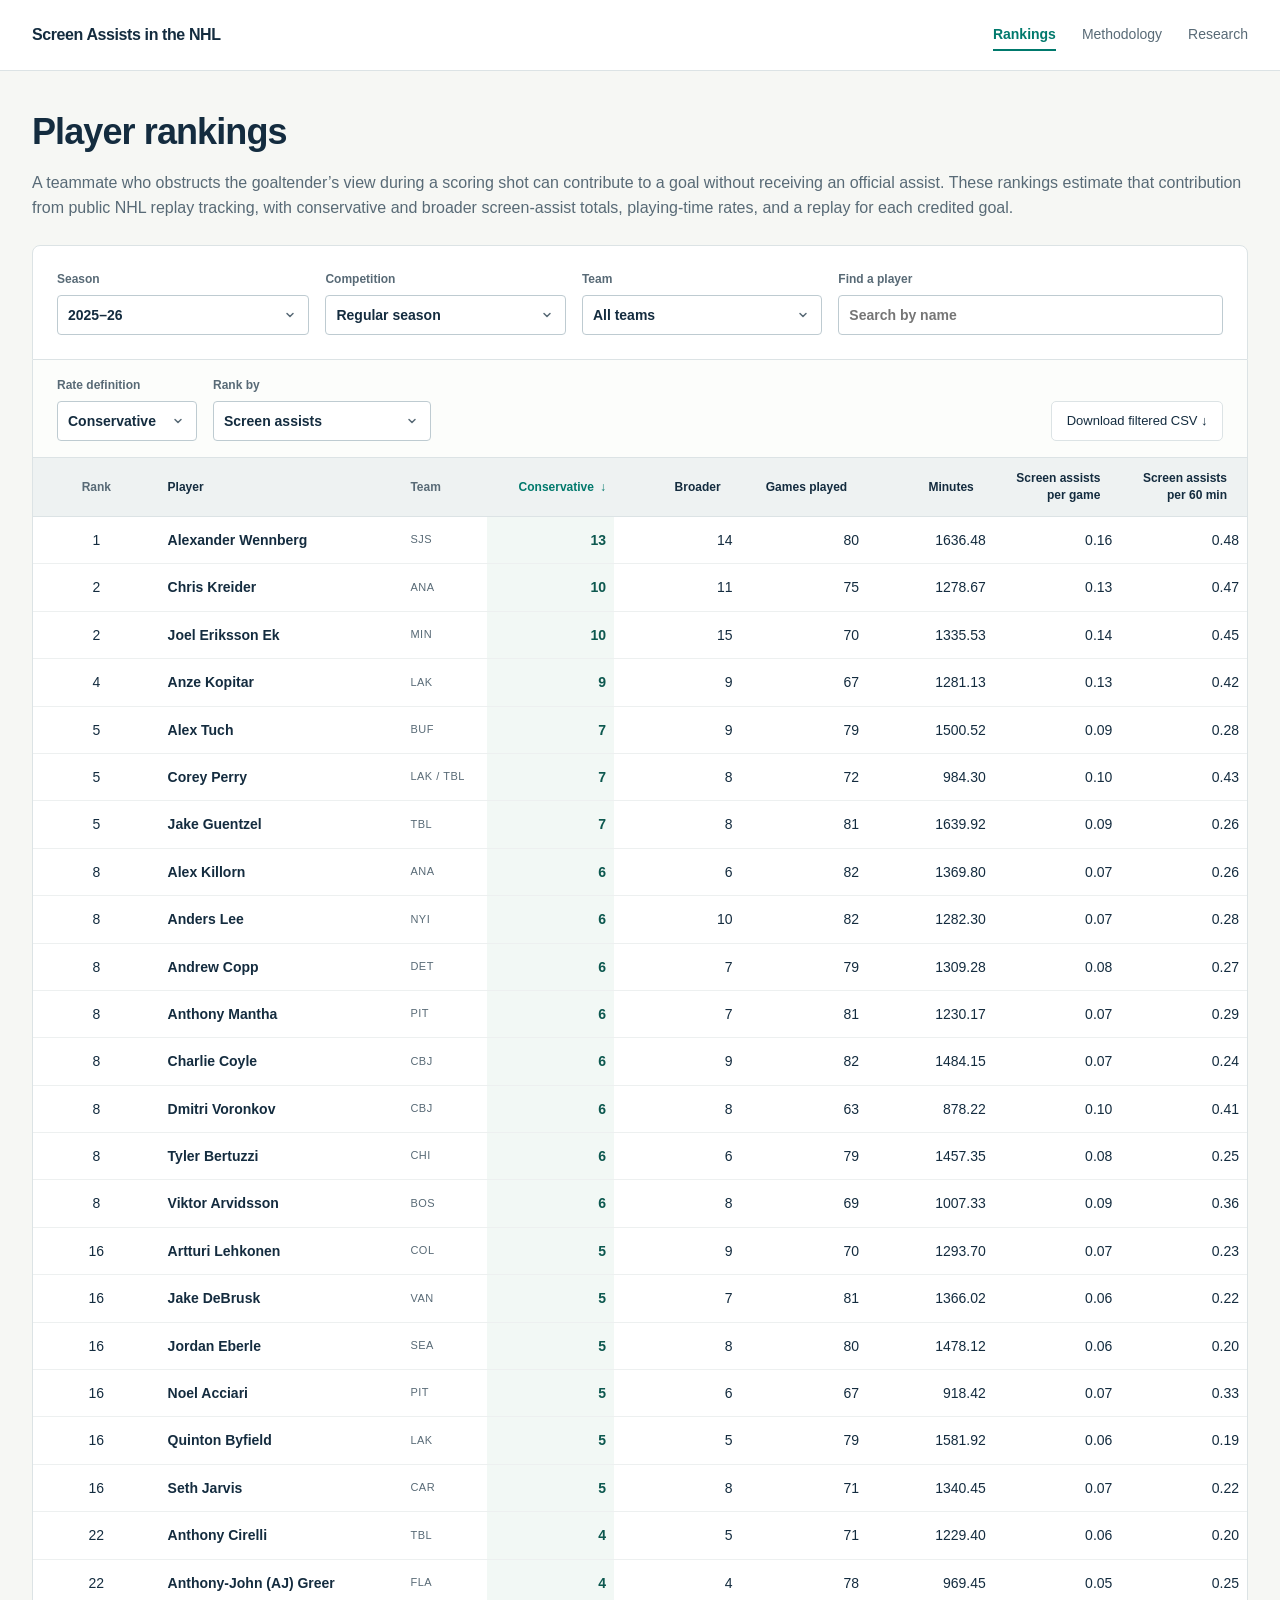
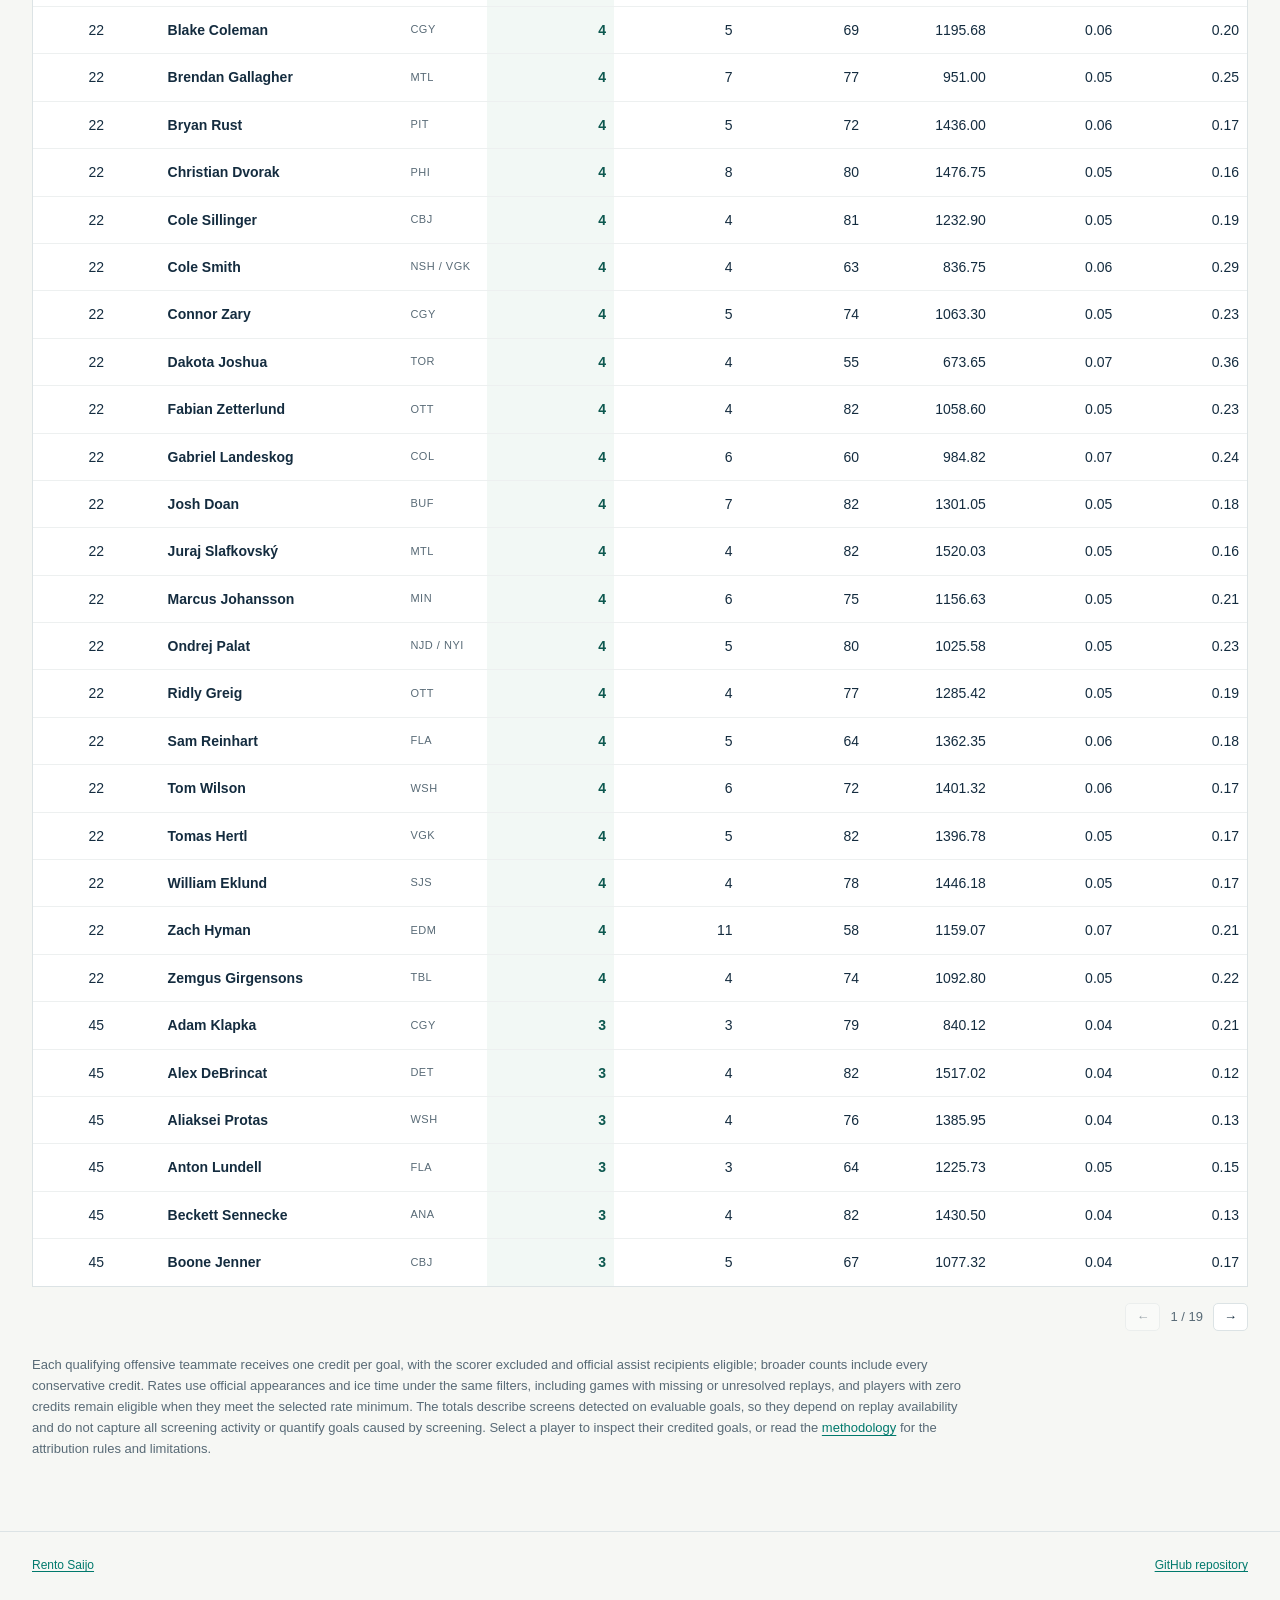
<file: docs/index.html>
<!doctype html>
<html lang="en">
<head>
  <meta charset="utf-8">
  <meta name="viewport" content="width=device-width, initial-scale=1">
  <title>Player rankings · Screen Assists in the NHL</title>
  <meta name="description" content="Player rankings for estimated NHL screen assists, with conservative and broader counts, rates per game and per 60 minutes, and credited-goal replays.">
  <link rel="stylesheet" href="assets/style.css">
  <script src="assets/app.js" defer></script>
</head>
<body data-page="rankings">
  <a href="#main" class="skip">Skip to rankings</a>
  <header><div class="nav"><a class="brand" href="index.html">Screen Assists in the NHL</a><nav aria-label="Main"><a href="index.html" aria-current="page">Rankings</a><a href="methodology.html">Methodology</a><a href="research.html">Research</a></nav></div></header>
  <main id="main">
    <h1>Player rankings</h1>
    <p class="intro">A teammate who obstructs the goaltender’s view during a scoring shot can contribute to a goal without receiving an official assist. These rankings estimate that contribution from public NHL replay tracking, with conservative and broader screen-assist totals, playing-time rates, and a replay for each credited goal.</p>
    <section aria-label="Player rankings">
      <div class="filters">
        <label>Season<select id="season"><option value="20262027">2026–27</option><option value="20252026" selected>2025–26</option><option value="20242025">2024–25</option><option value="20232024">2023–24</option><option value="all">All seasons</option></select></label>
        <label>Competition<select id="phase"><option value="2">Regular season</option><option value="3">Playoffs</option><option value="all">Both</option></select></label>
        <label>Team<select id="team"><option value="all">All teams</option></select></label>
        <label>Find a player<input id="search" type="search" placeholder="Search by name" autocomplete="off"></label>
      </div>
      <div class="ranking-tools">
        <label>Rate definition<select id="definition"><option value="conservative">Conservative</option><option value="broader">Broader</option></select></label>
        <label class="metric-control">Rank by<select id="metric"><option value="count">Screen assists</option><option value="per_game">Screen assists per game</option><option value="per60">Screen assists per 60 min</option></select></label>
        <label class="exposure-control" id="minimum-control" hidden><span id="minimum-label">Minimum games</span><input id="minimum" type="number" min="0" step="1" value="5"></label>
        <button id="download" class="download" disabled>Download filtered CSV ↓</button>
      </div>
      <div class="table-wrap"><table id="rankings">
        <caption class="skip">Estimated screen assists by player. Selecting a player opens their list of credited goals.</caption>
        <colgroup><col class="numeric-column"><col class="player-column"><col class="team-column"><col span="6" class="numeric-column"></colgroup>
        <thead><tr><th scope="col">Rank</th><th scope="col"><button data-sort="name">Player</button></th><th scope="col">Team</th><th scope="col" aria-sort="descending"><button data-sort="conservative">Conservative</button></th><th scope="col"><button data-sort="broader">Broader</button></th><th scope="col"><button data-sort="games">Games played</button></th><th scope="col"><button data-sort="seconds">Minutes</button></th><th scope="col"><button data-sort="per_game">Screen assists<br>per game</button></th><th scope="col"><button data-sort="per60">Screen assists<br>per 60 min</button></th></tr></thead>
        <tbody id="rows"><tr><td colspan="9" class="loading">Loading rankings…</td></tr></tbody>
      </table></div>
      <div class="table-bottom"><div class="pager"><button id="previous" aria-label="Previous page" disabled>←</button><span id="page-number" aria-live="polite"></span><button id="next" aria-label="Next page" disabled>→</button></div></div>
    </section>
    <div class="notes">
      <p>Each qualifying offensive teammate receives one credit per goal, with the scorer excluded and official assist recipients eligible; broader counts include every conservative credit. Rates use official appearances and ice time under the same filters, including games with missing or unresolved replays, and players with zero credits remain eligible when they meet the selected rate minimum. The totals describe screens detected on evaluable goals, so they depend on replay availability and do not capture all screening activity or quantify goals caused by screening. Select a player to inspect their credited goals, or read the <a href="methodology.html">methodology</a> for the attribution rules and limitations.</p>
    </div>
  </main>
  <footer><div class="footer-inner"><a href="https://github.com/RentoSaijo">Rento Saijo</a><a href="https://github.com/RentoSaijo/NHL_ScreenAssists">GitHub repository</a></div></footer>
</body>
</html>
</file>
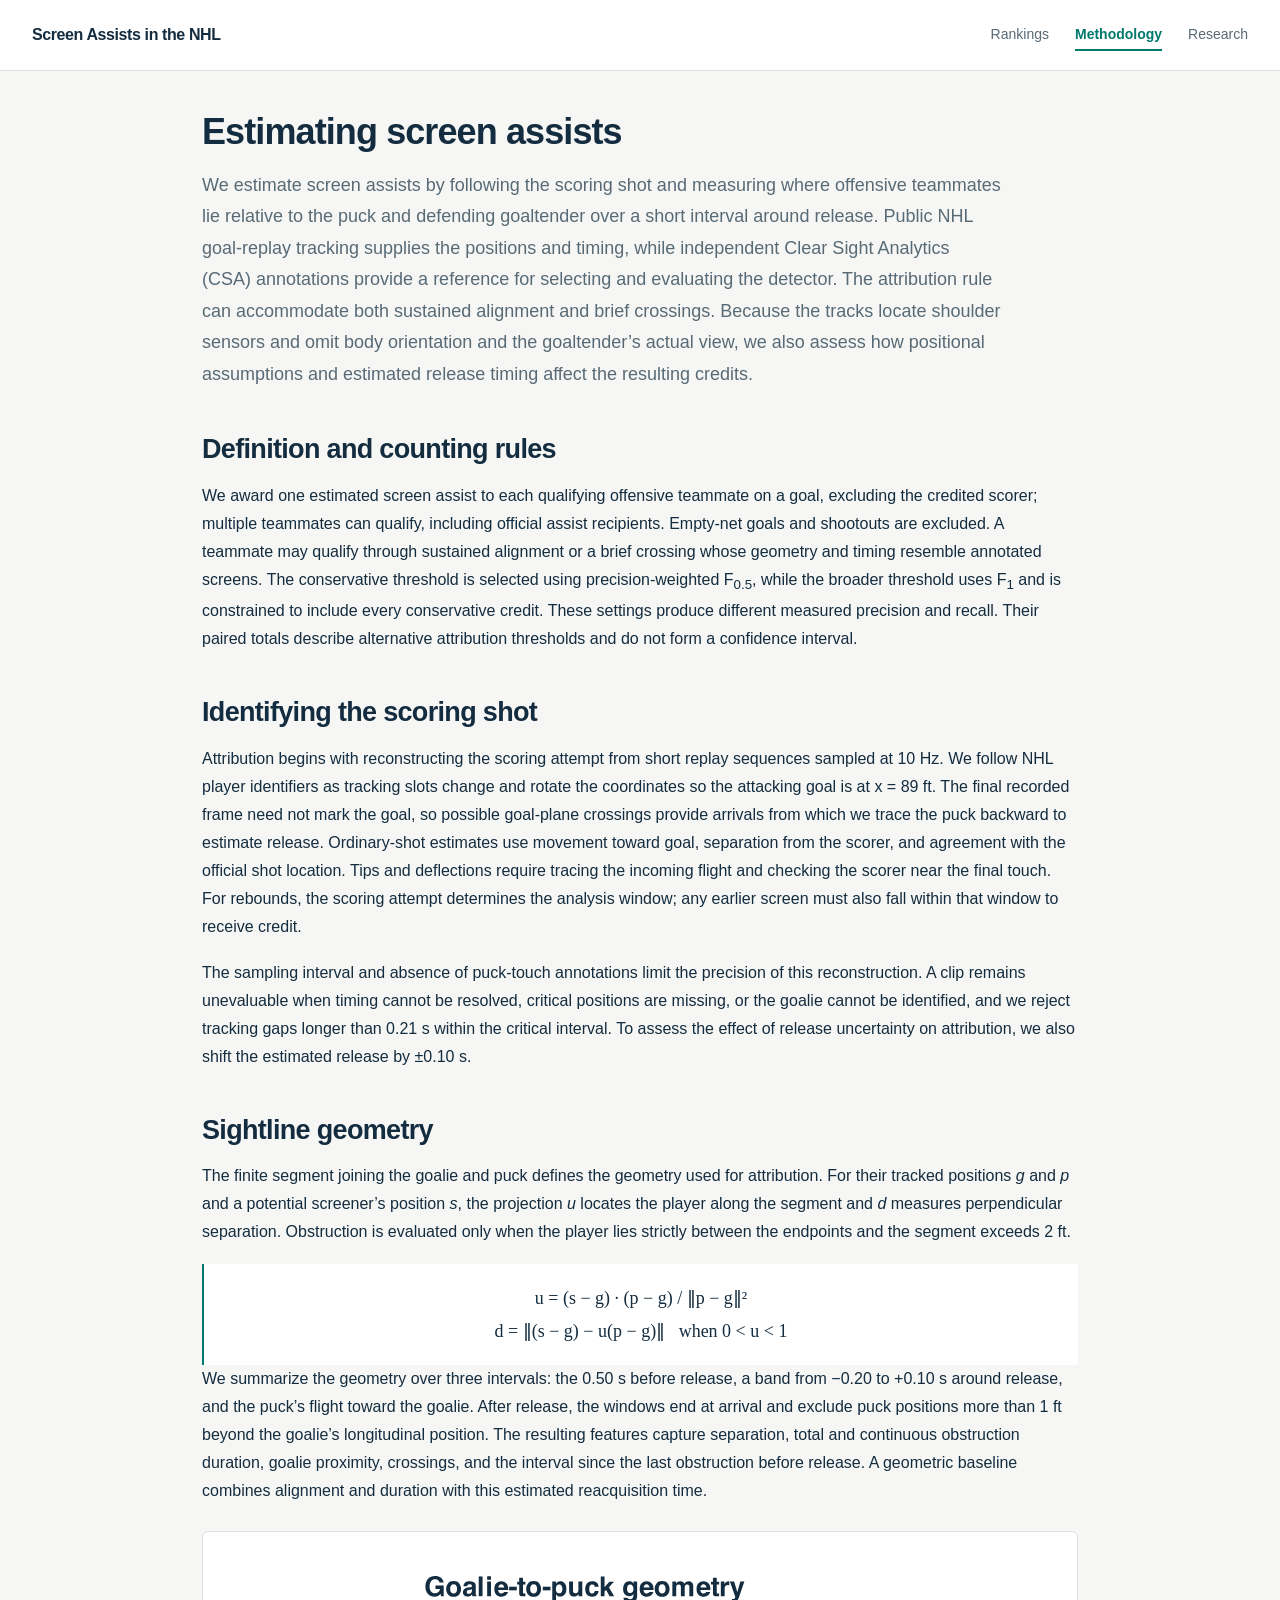
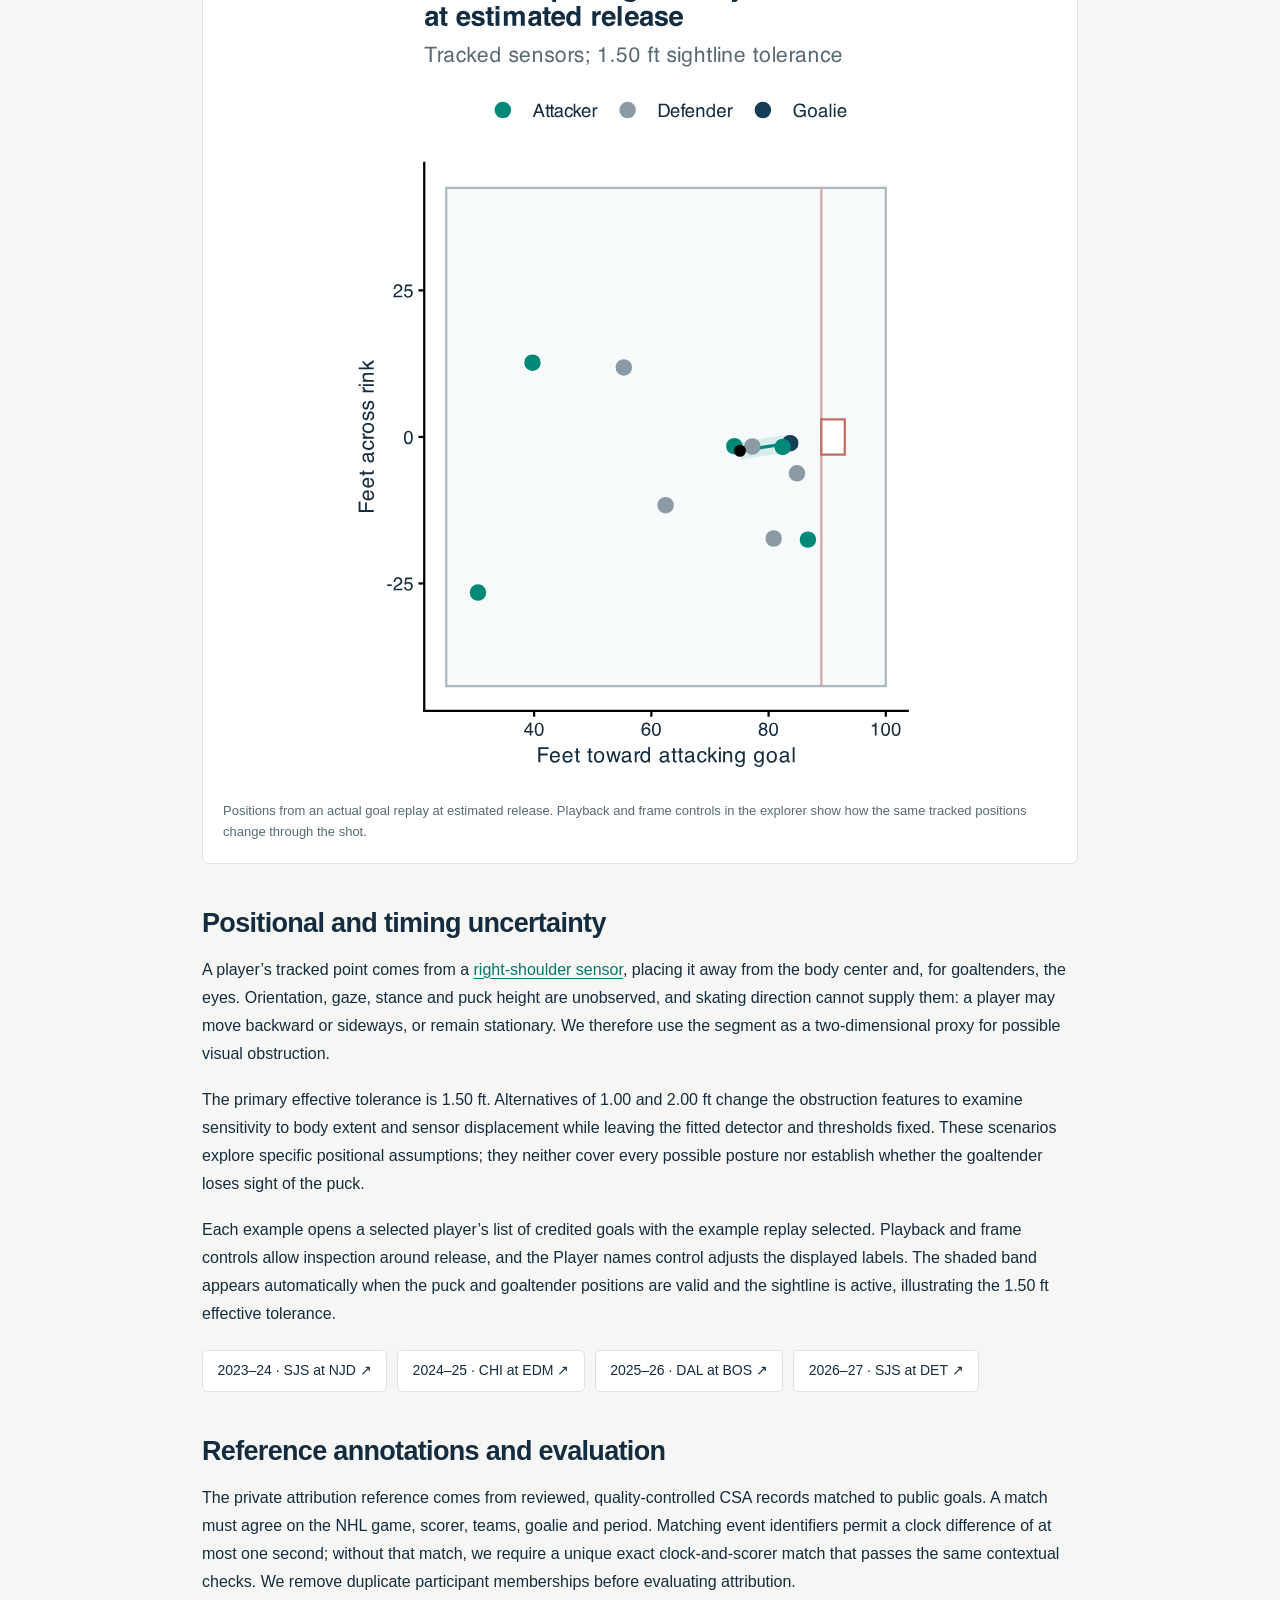
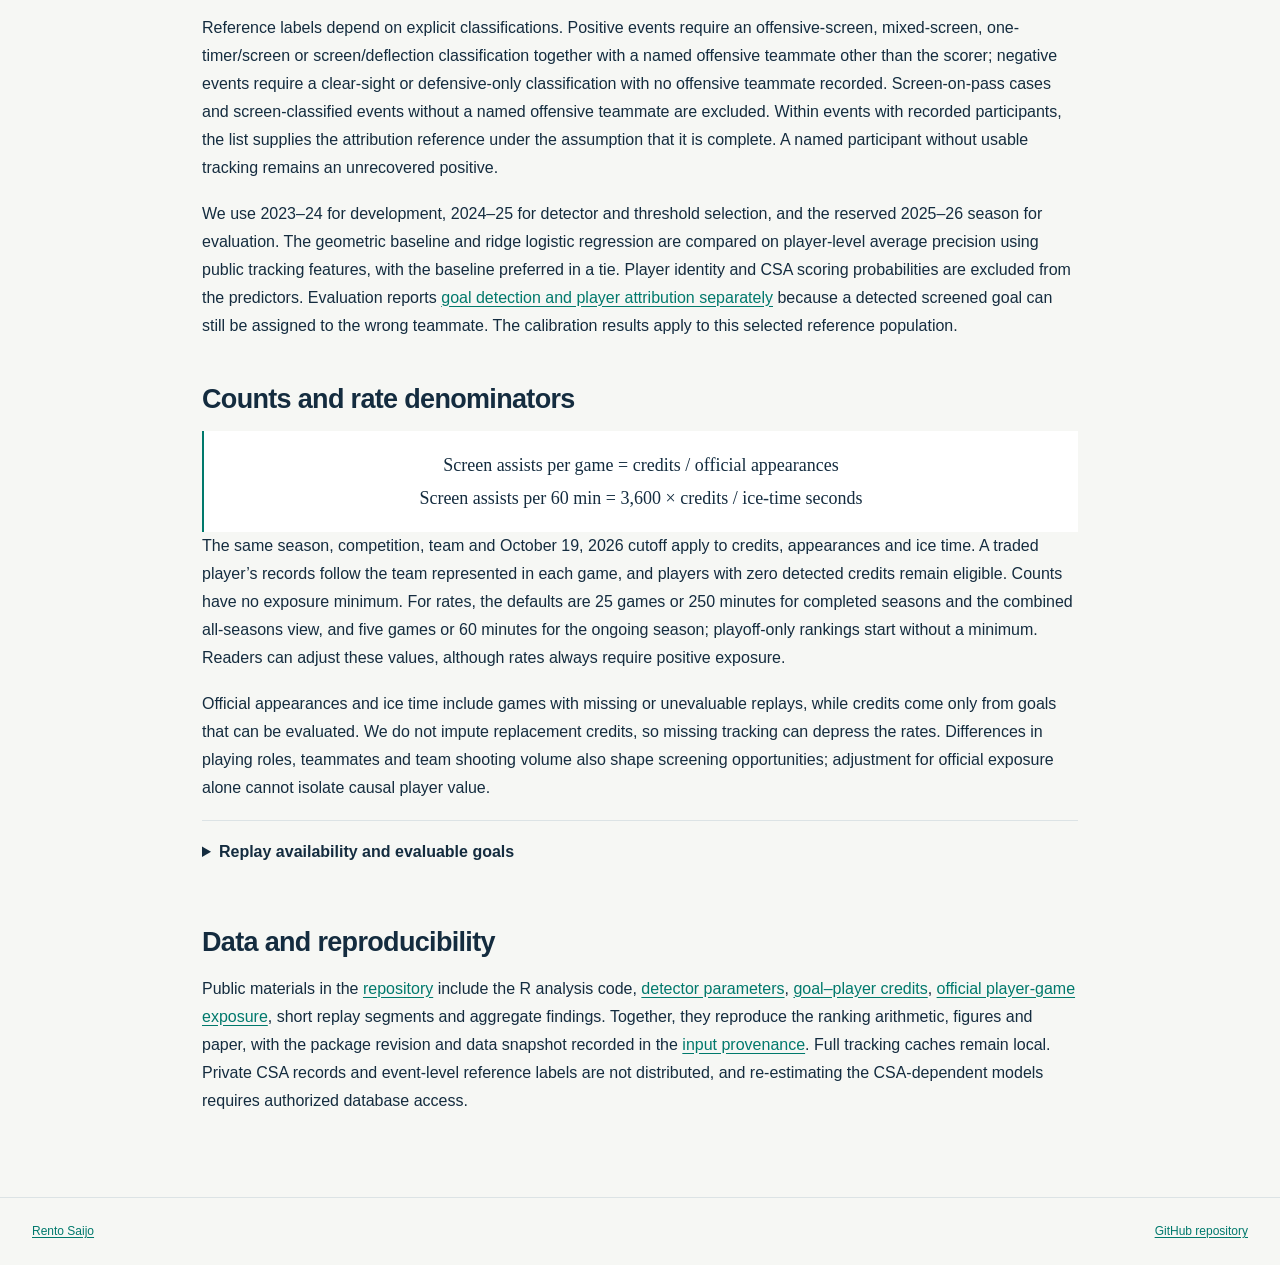
<file: docs/methodology.html>
<!doctype html>
<html lang="en">
<head><meta charset="utf-8"><meta name="viewport" content="width=device-width, initial-scale=1"><title>Methodology · Screen Assists in the NHL</title><meta name="description" content="How public NHL goal-replay tracking is used to estimate screen assists, evaluate attribution, and calculate player counts and rates."><link rel="stylesheet" href="assets/style.css"><script src="assets/app.js" defer></script></head>
<body data-page="methodology">
  <a href="#main" class="skip">Skip to methodology</a>
  <header><div class="nav"><a class="brand" href="index.html">Screen Assists in the NHL</a><nav aria-label="Main"><a href="index.html">Rankings</a><a href="methodology.html" aria-current="page">Methodology</a><a href="research.html">Research</a></nav></div></header>
  <main id="main" class="reading">
    <h1>Estimating screen assists</h1>
    <p class="intro">We estimate screen assists by following the scoring shot and measuring where offensive teammates lie relative to the puck and defending goaltender over a short interval around release. Public NHL goal-replay tracking supplies the positions and timing, while independent Clear Sight Analytics (CSA) annotations provide a reference for selecting and evaluating the detector. The attribution rule can accommodate both sustained alignment and brief crossings. Because the tracks locate shoulder sensors and omit body orientation and the goaltender’s actual view, we also assess how positional assumptions and estimated release timing affect the resulting credits.</p>
    <p id="load-status" aria-live="polite"></p>
    <h2>Definition and counting rules</h2>
    <p>We award one estimated screen assist to each qualifying offensive teammate on a goal, excluding the credited scorer; multiple teammates can qualify, including official assist recipients. Empty-net goals and shootouts are excluded. A teammate may qualify through sustained alignment or a brief crossing whose geometry and timing resemble annotated screens. The conservative threshold is selected using precision-weighted F<sub>0.5</sub>, while the broader threshold uses F<sub>1</sub> and is constrained to include every conservative credit. These settings produce different measured precision and recall. Their paired totals describe alternative attribution thresholds and do not form a confidence interval.</p>
    <h2>Identifying the scoring shot</h2>
    <p>Attribution begins with reconstructing the scoring attempt from short replay sequences sampled at 10 Hz. We follow NHL player identifiers as tracking slots change and rotate the coordinates so the attacking goal is at x = 89 ft. The final recorded frame need not mark the goal, so possible goal-plane crossings provide arrivals from which we trace the puck backward to estimate release. Ordinary-shot estimates use movement toward goal, separation from the scorer, and agreement with the official shot location. Tips and deflections require tracing the incoming flight and checking the scorer near the final touch. For rebounds, the scoring attempt determines the analysis window; any earlier screen must also fall within that window to receive credit.</p>
    <p>The sampling interval and absence of puck-touch annotations limit the precision of this reconstruction. A clip remains unevaluable when timing cannot be resolved, critical positions are missing, or the goalie cannot be identified, and we reject tracking gaps longer than 0.21 s within the critical interval. To assess the effect of release uncertainty on attribution, we also shift the estimated release by ±0.10 s.</p>
    <h2>Sightline geometry</h2>
    <p>The finite segment joining the goalie and puck defines the geometry used for attribution. For their tracked positions <i>g</i> and <i>p</i> and a potential screener’s position <i>s</i>, the projection <i>u</i> locates the player along the segment and <i>d</i> measures perpendicular separation. Obstruction is evaluated only when the player lies strictly between the endpoints and the segment exceeds 2 ft.</p>
    <div class="equation">u = (s − g) · (p − g) / ‖p − g‖²<br>d = ‖(s − g) − u(p − g)‖ &nbsp; when 0 &lt; u &lt; 1</div>
    <p>We summarize the geometry over three intervals: the 0.50 s before release, a band from −0.20 to +0.10 s around release, and the puck’s flight toward the goalie. After release, the windows end at arrival and exclude puck positions more than 1 ft beyond the goalie’s longitudinal position. The resulting features capture separation, total and continuous obstruction duration, goalie proximity, crossings, and the interval since the last obstruction before release. A geometric baseline combines alignment and duration with this estimated reacquisition time.</p>
    <figure><img src="figures/geometry.svg" alt="Tracked attackers, defenders, goalie and puck at estimated release, with the finite segment joining the goalie and puck."><figcaption>Positions from an actual goal replay at estimated release. Playback and frame controls in the explorer show how the same tracked positions change through the shot.</figcaption></figure>
    <h2>Positional and timing uncertainty</h2>
    <p>A player’s tracked point comes from a <a href="https://cs.uwaterloo.ca/~brecht/papers/hockey-aisa-2021.pdf">right-shoulder sensor</a>, placing it away from the body center and, for goaltenders, the eyes. Orientation, gaze, stance and puck height are unobserved, and skating direction cannot supply them: a player may move backward or sideways, or remain stationary. We therefore use the segment as a two-dimensional proxy for possible visual obstruction.</p>
    <p>The primary effective tolerance is 1.50 ft. Alternatives of 1.00 and 2.00 ft change the obstruction features to examine sensitivity to body extent and sensor displacement while leaving the fitted detector and thresholds fixed. These scenarios explore specific positional assumptions; they neither cover every possible posture nor establish whether the goaltender loses sight of the puck.</p>
    <p>Each example opens a selected player’s list of credited goals with the example replay selected. Playback and frame controls allow inspection around release, and the Player names control adjusts the displayed labels. The shaded band appears automatically when the puck and goaltender positions are valid and the sightline is active, illustrating the 1.50 ft effective tolerance.</p>
    <div id="examples" class="example-buttons" aria-label="Open actual replay examples"></div>
    <h2>Reference annotations and evaluation</h2>
    <p>The private attribution reference comes from reviewed, quality-controlled CSA records matched to public goals. A match must agree on the NHL game, scorer, teams, goalie and period. Matching event identifiers permit a clock difference of at most one second; without that match, we require a unique exact clock-and-scorer match that passes the same contextual checks. We remove duplicate participant memberships before evaluating attribution.</p>
    <p>Reference labels depend on explicit classifications. Positive events require an offensive-screen, mixed-screen, one-timer/screen or screen/deflection classification together with a named offensive teammate other than the scorer; negative events require a clear-sight or defensive-only classification with no offensive teammate recorded. Screen-on-pass cases and screen-classified events without a named offensive teammate are excluded. Within events with recorded participants, the list supplies the attribution reference under the assumption that it is complete. A named participant without usable tracking remains an unrecovered positive.</p>
    <p>We use 2023–24 for development, 2024–25 for detector and threshold selection, and the reserved 2025–26 season for evaluation. The geometric baseline and ridge logistic regression are compared on player-level average precision using public tracking features, with the baseline preferred in a tie. Player identity and CSA scoring probabilities are excluded from the predictors. Evaluation reports <a href="research.html#validation">goal detection and player attribution separately</a> because a detected screened goal can still be assigned to the wrong teammate. The calibration results apply to this selected reference population.</p>
    <h2>Counts and rate denominators</h2>
    <div class="equation">Screen assists per game = credits / official appearances<br>Screen assists per 60 min = 3,600 × credits / ice-time seconds</div>
    <p>The same season, competition, team and October 19, 2026 cutoff apply to credits, appearances and ice time. A traded player’s records follow the team represented in each game, and players with zero detected credits remain eligible. Counts have no exposure minimum. For rates, the defaults are 25 games or 250 minutes for completed seasons and the combined all-seasons view, and five games or 60 minutes for the ongoing season; playoff-only rankings start without a minimum. Readers can adjust these values, although rates always require positive exposure.</p>
    <p>Official appearances and ice time include games with missing or unevaluable replays, while credits come only from goals that can be evaluated. We do not impute replacement credits, so missing tracking can depress the rates. Differences in playing roles, teammates and team shooting volume also shape screening opportunities; adjustment for official exposure alone cannot isolate causal player value.</p>
    <details><summary>Replay availability and evaluable goals</summary><p>Coverage comprises 2023–24 through 2025–26 and completed 2026–27 games dated through October 19, 2026. Before tracking-quality exclusions, stored replays are available for 99.22% of official non-shootout goals in 2023–24. The table separates goals with usable shot intervals from empty-net goals and the remaining unevaluable cases.</p><div class="table-wrap"><table class="compact"><thead><tr><th>Season</th><th>Official goals</th><th>Evaluated</th><th>Empty net</th><th>Unevaluable</th></tr></thead><tbody id="quality-rows"></tbody></table></div></details>
    <h2>Data and reproducibility</h2>
    <p>Public materials in the <a href="https://github.com/RentoSaijo/NHL_ScreenAssists">repository</a> include the R analysis code, <a href="data/model.json">detector parameters</a>, <a href="data/screen-assists.csv" download>goal–player credits</a>, <a href="data/player-games.csv" download>official player-game exposure</a>, short replay segments and aggregate findings. Together, they reproduce the ranking arithmetic, figures and paper, with the package revision and data snapshot recorded in the <a href="data/provenance.json">input provenance</a>. Full tracking caches remain local. Private CSA records and event-level reference labels are not distributed, and re-estimating the CSA-dependent models requires authorized database access.</p>
  </main>
  <footer><div class="footer-inner"><a href="https://github.com/RentoSaijo">Rento Saijo</a><a href="https://github.com/RentoSaijo/NHL_ScreenAssists">GitHub repository</a></div></footer>
</body></html>
</file>
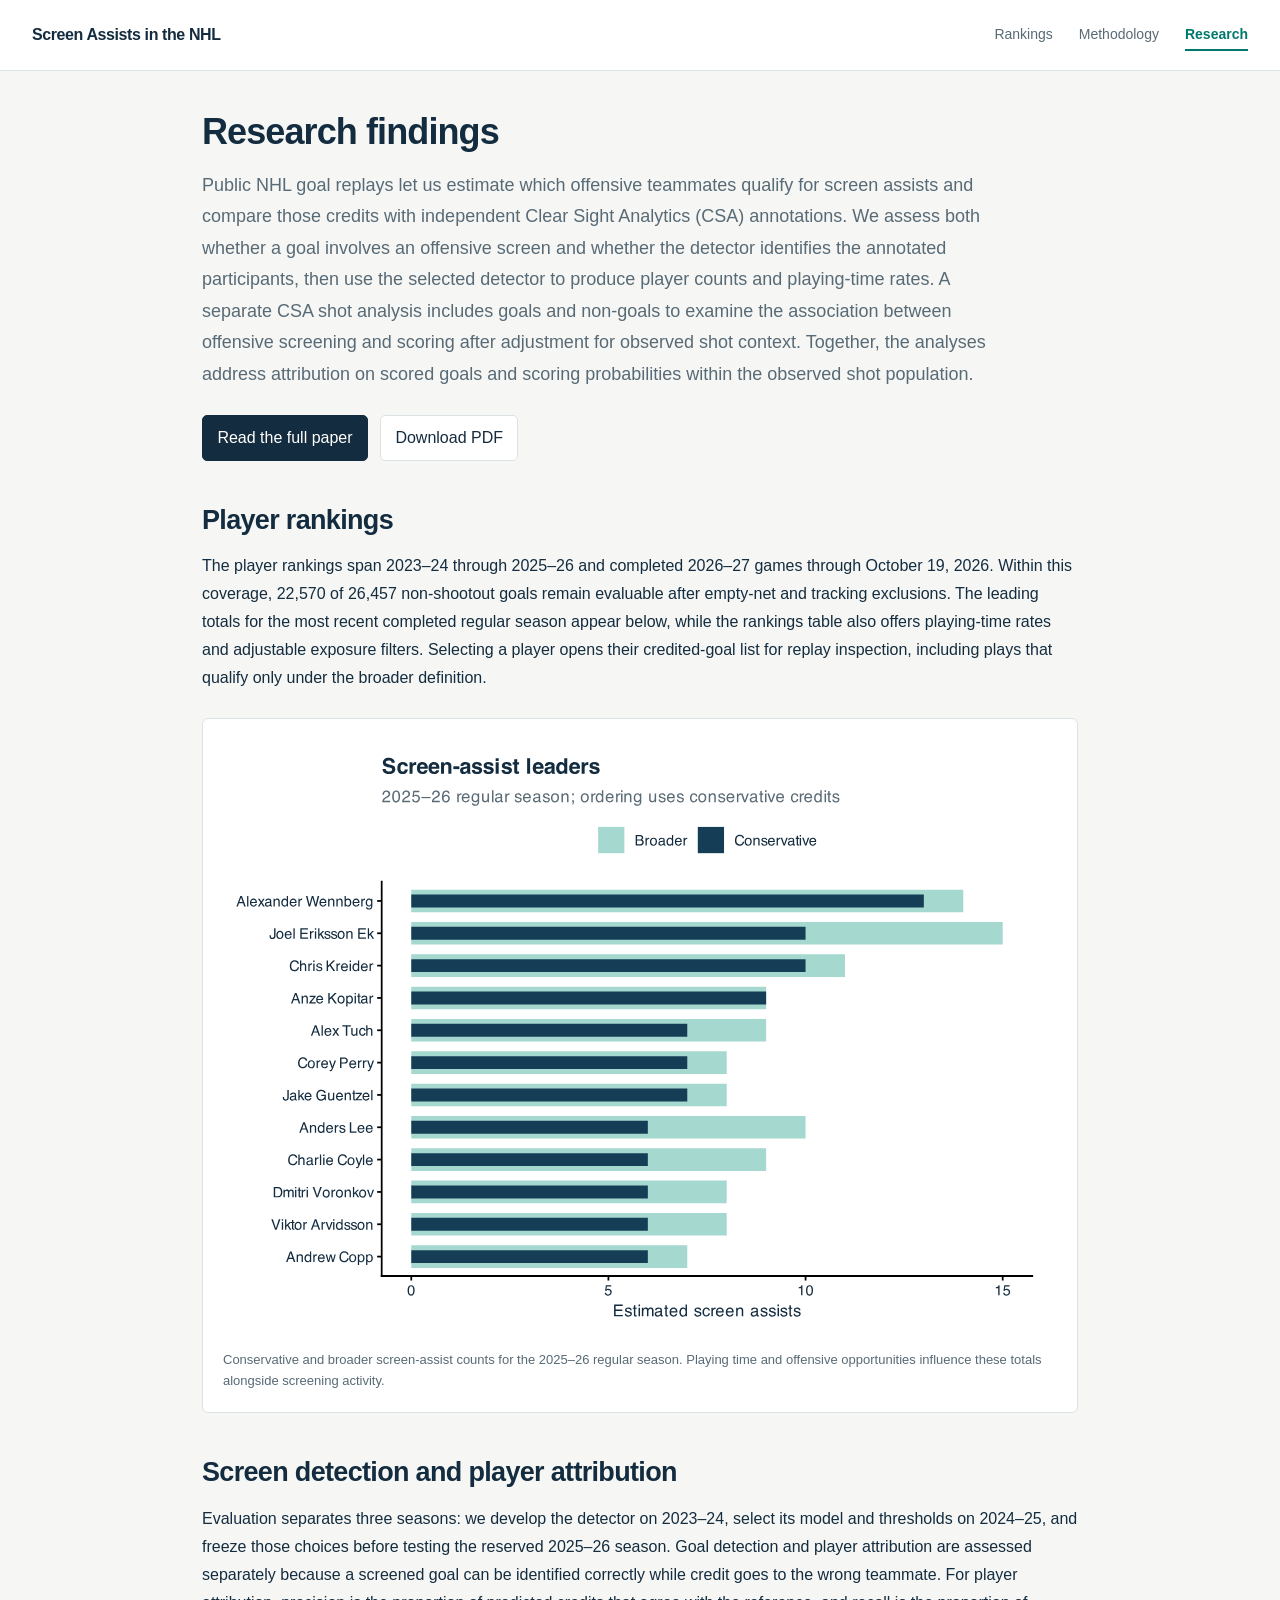
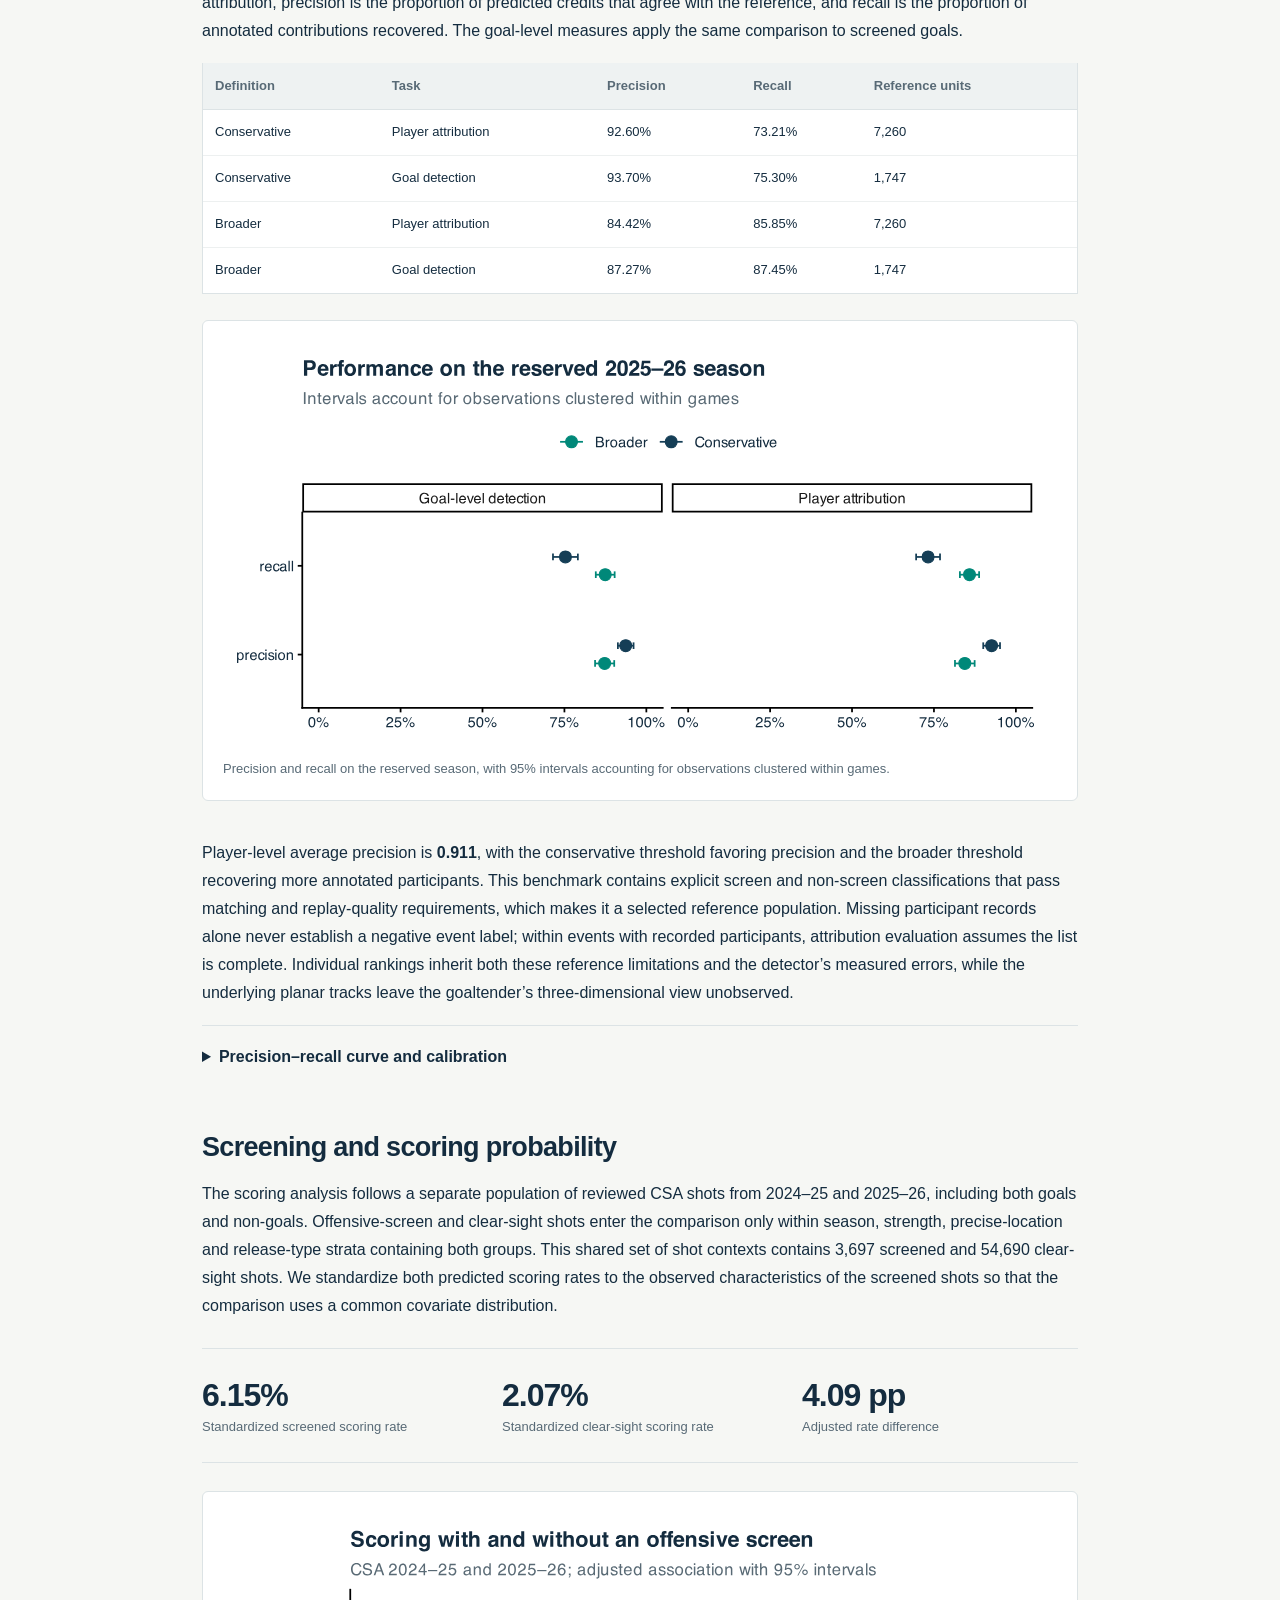
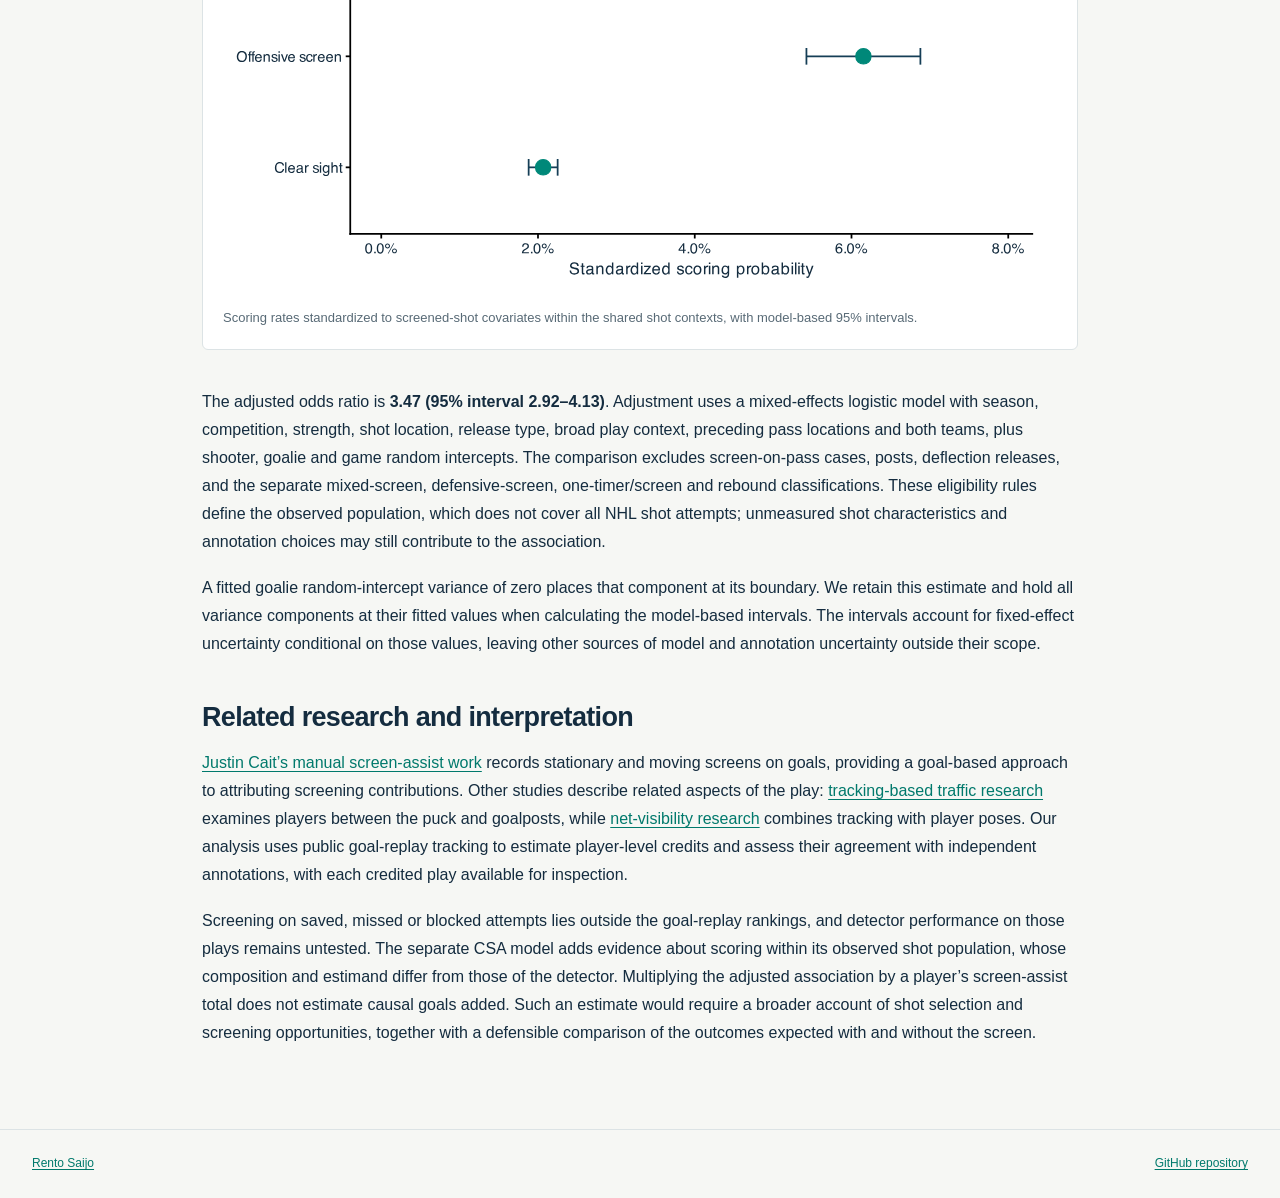
<file: docs/research.html>
<!doctype html>
<html lang="en">
<head><meta charset="utf-8"><meta name="viewport" content="width=device-width, initial-scale=1"><title>Research · Screen Assists in the NHL</title><meta name="description" content="Evaluation of estimated NHL screen assists, player rankings, and a separate adjusted analysis of the association between screening and scoring."><link rel="stylesheet" href="assets/style.css"><script src="assets/app.js" defer></script></head>
<body data-page="research">
  <a href="#main" class="skip">Skip to research</a>
  <header><div class="nav"><a class="brand" href="index.html">Screen Assists in the NHL</a><nav aria-label="Main"><a href="index.html">Rankings</a><a href="methodology.html">Methodology</a><a href="research.html" aria-current="page">Research</a></nav></div></header>
  <main id="main" class="reading">
    <h1>Research findings</h1>
    <p class="intro">Public NHL goal replays let us estimate which offensive teammates qualify for screen assists and compare those credits with independent Clear Sight Analytics (CSA) annotations. We assess both whether a goal involves an offensive screen and whether the detector identifies the annotated participants, then use the selected detector to produce player counts and playing-time rates. A separate CSA shot analysis includes goals and non-goals to examine the association between offensive screening and scoring after adjustment for observed shot context. Together, the analyses address attribution on scored goals and scoring probabilities within the observed shot population.</p>
    <p id="load-status" aria-live="polite"></p>
    <div id="paper" class="paper-links"><a class="button primary" href="reports/paper.html">Read the full paper</a><a class="button" href="reports/paper.pdf" download>Download PDF</a></div>
    <h2>Player rankings</h2>
    <p>The player rankings span 2023–24 through 2025–26 and completed 2026–27 games through October 19, 2026. Within this coverage, <span data-value="evaluated-goals">—</span> of <span data-value="total-goals">—</span> non-shootout goals remain evaluable after empty-net and tracking exclusions. The leading totals for the most recent completed regular season appear below, while the rankings table also offers playing-time rates and adjustable exposure filters. Selecting a player opens their credited-goal list for replay inspection, including plays that qualify only under the broader definition.</p>
    <figure><img src="figures/leaders.svg" alt="Conservative and broader screen-assist totals for the twelve leading players by conservative count in the 2025–26 regular season."><figcaption>Conservative and broader screen-assist counts for the 2025–26 regular season. Playing time and offensive opportunities influence these totals alongside screening activity.</figcaption></figure>
    <h2 id="validation">Screen detection and player attribution</h2>
    <p>Evaluation separates three seasons: we develop the detector on 2023–24, select its model and thresholds on 2024–25, and freeze those choices before testing the reserved 2025–26 season. Goal detection and player attribution are assessed separately because a screened goal can be identified correctly while credit goes to the wrong teammate. For player attribution, precision is the proportion of predicted credits that agree with the reference, and recall is the proportion of annotated contributions recovered. The goal-level measures apply the same comparison to screened goals.</p>
    <div class="table-wrap"><table class="compact"><thead><tr><th>Definition</th><th>Task</th><th>Precision</th><th>Recall</th><th>Reference units</th></tr></thead><tbody id="validation-rows"></tbody></table></div>
    <figure><img src="figures/validation.svg" alt="Precision and recall for conservative and broader player attribution and goal detection, with game-clustered intervals."><figcaption>Precision and recall on the reserved season, with 95% intervals accounting for observations clustered within games.</figcaption></figure>
    <p>Player-level average precision is <strong data-value="average-precision">—</strong>, with the conservative threshold favoring precision and the broader threshold recovering more annotated participants. This benchmark contains explicit screen and non-screen classifications that pass matching and replay-quality requirements, which makes it a selected reference population. Missing participant records alone never establish a negative event label; within events with recorded participants, attribution evaluation assumes the list is complete. Individual rankings inherit both these reference limitations and the detector’s measured errors, while the underlying planar tracks leave the goaltender’s three-dimensional view unobserved.</p>
    <details><summary>Precision–recall curve and calibration</summary><figure><img src="figures/precision-recall.svg" alt="Player-level precision–recall curve evaluated on the reserved season."></figure><figure><img src="figures/calibration.svg" alt="Calibration on the reserved season by predicted-probability bin, with point size showing the number of observations."></figure><p>The Brier score of <span data-value="calibration-brier">—</span> summarizes prediction error across the selected CSA reference population. Its low value partly reflects the large lowest-score bin; intermediate-score bins have higher observed participant frequencies than their mean predicted probabilities. Calibration outside this reference population remains unknown. The <a href="data/validation.json">aggregate evaluation</a> also reports sensitivity to alternative positional and timing assumptions.</p></details>
    <h2>Screening and scoring probability</h2>
    <p>The scoring analysis follows a separate population of reviewed CSA shots from 2024–25 and 2025–26, including both goals and non-goals. Offensive-screen and clear-sight shots enter the comparison only within season, strength, precise-location and release-type strata containing both groups. This shared set of shot contexts contains <span data-value="shot-count">—</span>. We standardize both predicted scoring rates to the observed characteristics of the screened shots so that the comparison uses a common covariate distribution.</p>
    <div class="stat-row"><div><strong data-value="screen-rate">—</strong><span>Standardized screened scoring rate</span></div><div><strong data-value="clear-rate">—</strong><span>Standardized clear-sight scoring rate</span></div><div><strong data-value="risk-difference">—</strong><span>Adjusted rate difference</span></div></div>
    <figure><img src="figures/scoring.svg" alt="Standardized scoring probabilities for offensive-screen and clear-sight shots, with model-based 95 percent intervals."><figcaption>Scoring rates standardized to screened-shot covariates within the shared shot contexts, with model-based 95% intervals.</figcaption></figure>
    <p>The adjusted odds ratio is <strong data-value="odds-ratio">—</strong>. Adjustment uses a mixed-effects logistic model with season, competition, strength, shot location, release type, broad play context, preceding pass locations and both teams, plus shooter, goalie and game random intercepts. The comparison excludes screen-on-pass cases, posts, deflection releases, and the separate mixed-screen, defensive-screen, one-timer/screen and rebound classifications. These eligibility rules define the observed population, which does not cover all NHL shot attempts; unmeasured shot characteristics and annotation choices may still contribute to the association.</p>
    <p>A fitted goalie random-intercept variance of zero places that component at its boundary. We retain this estimate and hold all variance components at their fitted values when calculating the model-based intervals. The intervals account for fixed-effect uncertainty conditional on those values, leaving other sources of model and annotation uncertainty outside their scope.</p>
    <h2>Related research and interpretation</h2>
    <p><a href="https://medium.com/@justin.cait/2019-20-screen-assists-measuring-impactful-net-front-presence-updated-monthly-d5984e1d5990">Justin Cait’s manual screen-assist work</a> records stationary and moving screens on goals, providing a goal-based approach to attributing screening contributions. Other studies describe related aspects of the play: <a href="https://cs.uwaterloo.ca/~brecht/papers/isace-2025-traffic.pdf">tracking-based traffic research</a> examines players between the puck and goalposts, while <a href="https://cs.uwaterloo.ca/~brecht/papers/linhac-2025-netviz.pdf">net-visibility research</a> combines tracking with player poses. Our analysis uses public goal-replay tracking to estimate player-level credits and assess their agreement with independent annotations, with each credited play available for inspection.</p>
    <p>Screening on saved, missed or blocked attempts lies outside the goal-replay rankings, and detector performance on those plays remains untested. The separate CSA model adds evidence about scoring within its observed shot population, whose composition and estimand differ from those of the detector. Multiplying the adjusted association by a player’s screen-assist total does not estimate causal goals added. Such an estimate would require a broader account of shot selection and screening opportunities, together with a defensible comparison of the outcomes expected with and without the screen.</p>
  </main>
  <footer><div class="footer-inner"><a href="https://github.com/RentoSaijo">Rento Saijo</a><a href="https://github.com/RentoSaijo/NHL_ScreenAssists">GitHub repository</a></div></footer>
</body></html>
</file>
<file: docs/assets/style.css>
:root { color-scheme: light; --ink: #142c3f; --muted: #586a76; --teal: #00796c; --pale: #e7f2ee; --line: #dce3e5; --paper: #f6f7f4; --orange: #b2671e; }
* { box-sizing: border-box; }
body { margin: 0; background: var(--paper); color: var(--ink); font: 16px/1.6 -apple-system, BlinkMacSystemFont, 'Segoe UI', sans-serif; }
a { color: var(--teal); text-underline-offset: .2em; }
button, input, select { font: inherit; }
button, select { cursor: pointer; }
button, .button { border: 1px solid var(--line); border-radius: 5px; padding: .55rem .9rem; background: white; color: var(--ink); text-decoration: none; }
button:hover, .button:hover { border-color: var(--teal); background: #f0f8f5; }
button:disabled { opacity: .4; cursor: default; }
:focus-visible { outline: 3px solid #5cae9e; outline-offset: 3px; }
.primary { background: var(--ink); color: white; border-color: var(--ink); }
.primary:hover { background: #244c64; color: white; }
header { border-bottom: 1px solid var(--line); background: white; }
.nav { max-width: 1280px; padding: 19px 32px; margin: auto; display: flex; justify-content: space-between; align-items: center; gap: 24px; }
.brand { text-decoration: none; color: var(--ink); font-weight: 750; letter-spacing: -.4px; white-space: nowrap; }
nav { display: flex; gap: 26px; }
nav a { color: var(--muted); font-size: 14px; text-decoration: none; padding: 4px 0; }
nav a[aria-current='page'] { color: var(--teal); border-bottom: 2px solid var(--teal); font-weight: 650; }
main { max-width: 1280px; margin: auto; padding: 40px 32px 64px; }
h1, h2, h3 { line-height: 1.18; letter-spacing: -.025em; }
h1 { font-size: clamp(28px, 3vw, 36px); margin: 0 0 16px; font-weight: 720; }
h2 { font-size: 27px; margin: 44px 0 16px; }
h3 { font-size: 19px; margin: 28px 0 10px; }
p { margin: 0 0 18px; }
.intro { max-width: 740px; font-size: 18px; color: var(--muted); line-height: 1.6; }
body[data-page='rankings'] .intro { font-size: 16px; max-width: none; margin-bottom: 24px; }
.filters { display: grid; grid-template-columns: 1.05fr 1fr 1fr 1.6fr; gap: 16px; padding: 24px; background: white; border: 1px solid var(--line); border-radius: 8px 8px 0 0; }
label { display: block; color: var(--muted); font-size: 12px; font-weight: 650; }
input:not([type='range']):not([type='checkbox']), select { display: block; width: 100%; margin-top: 6px; min-height: 40px; padding: 8px 10px; color: var(--ink); background: white; border: 1px solid #becbd1; border-radius: 4px; font-size: 14px; }
.filters input, .filters select, .ranking-tools input, .ranking-tools select { height: 40px; }
.filters select, .ranking-tools select { appearance: none; padding-right: 34px; background-image: url("data:image/svg+xml,%3Csvg xmlns='http://www.w3.org/2000/svg' width='12' height='12' viewBox='0 0 12 12'%3E%3Cpath d='m3 4.5 3 3 3-3' fill='none' stroke='%23586a76' stroke-width='1.5' stroke-linecap='round' stroke-linejoin='round'/%3E%3C/svg%3E"); background-repeat: no-repeat; background-position: right 12px center; background-size: 12px; }
.filters select:focus, .ranking-tools select:focus, #minimum:focus { outline: none; }
.filters select:focus-visible, .ranking-tools select:focus-visible, #minimum:focus-visible { outline: 2px solid var(--muted); outline-offset: 2px; }
#search:focus { border-color: var(--teal); outline: 2px solid #5cae9e; outline-offset: 2px; }
.ranking-tools { display: flex; flex-wrap: wrap; align-items: end; gap: 16px; padding: 16px 24px; background: #fcfdfb; border: 1px solid var(--line); border-top: 0; }
.ranking-tools label { min-width: 140px; }
.ranking-tools .exposure-control { min-width: 100px; max-width: 110px; white-space: nowrap; }
.ranking-tools .download { margin-left: auto; font-size: 13px; }
.table-wrap { overflow-x: auto; border: 1px solid var(--line); border-top: 0; background: white; }
table { width: 100%; border-collapse: collapse; white-space: nowrap; font-size: 14px; font-variant-numeric: tabular-nums; }
th { font-size: 11px; letter-spacing: .4px; text-transform: uppercase; text-align: right; background: #eef2f2; color: var(--muted); padding: 13px 12px; border-bottom: 1px solid var(--line); }
th button { padding: 0; background: transparent; border: 0; font: inherit; border-radius: 0; }
th[aria-sort] button { color: var(--teal); }
th[aria-sort='descending'] button::after { content: '↓'; }
th[aria-sort='ascending'] button::after { content: '↑'; }
th:first-child, td:first-child { text-align: center; }
th:nth-child(2), td:nth-child(2), th:nth-child(3), td:nth-child(3) { text-align: left; }
td { padding: 12px; border-bottom: 1px solid #edf0f0; text-align: right; }
tr:last-child td { border-bottom: 0; }
tbody tr:hover { background: #f6faf8; }
td.sorted { background: #f2f8f5; font-weight: 700; color: #0d584f; }
#rankings { table-layout: fixed; min-width: 1100px; }
#rankings .numeric-column { width: calc(73% / 7); }
#rankings .player-column { width: 20%; }
#rankings .team-column { width: 7%; }
#rankings th, #rankings td { padding: 12px 8px; }
#rankings th { white-space: nowrap; text-transform: none; letter-spacing: 0; font-size: 12px; line-height: 1.4; }
#rankings th button { position: relative; padding-right: 12px; text-align: inherit; max-width: 100%; }
#rankings th button::after { position: absolute; right: 0; top: 50%; transform: translateY(-50%); }
#rankings .team { white-space: normal; overflow-wrap: anywhere; }
.player-link { color: var(--ink); font-weight: 650; border: 0; padding: 0; background: transparent; text-align: left; }
.player-link:hover { color: var(--teal); background: transparent; text-decoration: underline; }
.team { font-size: 11px; letter-spacing: .5px; color: var(--muted); }
.table-bottom { display: flex; justify-content: flex-end; align-items: center; margin: 16px 0 24px; color: var(--muted); font-size: 13px; }
.pager { display: flex; gap: 10px; align-items: center; white-space: nowrap; }
.pager button { padding: 3px 10px; }
.notes { color: var(--muted); font-size: 13px; max-width: 940px; }
.notes p { margin-bottom: 8px; }
footer { border-top: 1px solid var(--line); padding: 24px 32px; color: var(--muted); font-size: 12px; }
.footer-inner { max-width: 1216px; margin: auto; display: flex; flex-wrap: wrap; gap: 12px 24px; justify-content: space-between; }
.reading { max-width: 940px; }
.reading .intro { max-width: 800px; }
.reading p, .reading li { line-height: 1.75; }
.reading li { margin: 7px 0; }
.reading figure { margin: 26px 0 38px; background: white; border: 1px solid var(--line); border-radius: 6px; padding: 20px; }
.reading figure img { display: block; width: 100%; height: auto; }
figcaption { color: var(--muted); font-size: 13px; margin-top: 15px; }
.equation { padding: 18px; border-left: 2px solid var(--teal); background: white; font: 18px/1.8 Georgia, serif; text-align: center; overflow-x: auto; }
.stat-row { display: grid; grid-template-columns: repeat(3, 1fr); gap: 24px; margin: 28px 0; border-top: 1px solid var(--line); border-bottom: 1px solid var(--line); padding: 24px 0; }
.stat-row strong { font-size: 32px; display: block; letter-spacing: -1px; line-height: 1.4; }
.stat-row span { display: block; font-size: 13px; color: var(--muted); }
.paper-links { display: flex; flex-wrap: wrap; gap: 12px; margin: 25px 0; }
.compact th, .compact td { white-space: normal; text-transform: none; letter-spacing: 0; text-align: left; font-size: 13px; }
.compact th:first-child, .compact td:first-child { width: auto; }
details { border-top: 1px solid var(--line); padding: 18px 0; }
summary { cursor: pointer; font-weight: 650; }
details > p, details > div { margin-top: 14px; }
.loading, .error { padding: 36px 20px; text-align: center; color: var(--muted); }
.error { color: #9d3d32; }
[hidden] { display: none !important; }
.ranking-tools .exposure-control[hidden] { display: block !important; visibility: hidden; }
dialog { width: min(1180px, calc(100% - 36px)); max-width: none; max-height: calc(100dvh - 40px); border: 0; padding: 0; border-radius: 10px; color: var(--ink); box-shadow: 0 20px 80px #142c3f55; }
dialog::backdrop { background: #0a1b29b8; }
.dialog-head { display: flex; justify-content: space-between; align-items: start; gap: 18px; padding: 22px 26px 16px; border-bottom: 1px solid var(--line); }
.dialog-head h2 { margin: 0 0 5px; font-size: 26px; }
.dialog-head p { font-size: 13px; color: var(--muted); margin: 0; }
.close { font-size: 22px; line-height: 1; padding: 7px 11px; }
.explorer { display: grid; grid-template-columns: 300px 1fr; min-height: 480px; }
.goal-list { max-height: 650px; overflow: auto; border-right: 1px solid var(--line); padding: 10px; }
.goal-item { display: block; width: 100%; text-align: left; border: 0; padding: 12px; font-size: 13px; margin-bottom: 4px; }
.goal-item[aria-pressed='true'] { background: var(--pale); box-shadow: inset 3px 0 var(--teal); }
.goal-item strong { display: block; font-size: 14px; margin-bottom: 4px; }
.goal-item span { display: block; color: var(--muted); }
.badge { display: inline-block !important; border-radius: 3px; font-size: 10px; padding: 1px 5px; background: #e3efea; color: #136657 !important; margin-top: 5px; font-weight: 650; }
.badge.broad { background: #fcf0da; color: #92551c !important; }
.replay { padding: 18px 24px 24px; min-width: 0; }
.replay h3 { font-size: 17px; margin: 0 0 2px; }
.replay-subtitle { font-size: 12px; color: var(--muted); margin-bottom: 10px; }
.canvas-frame { background: #f8faf9; border: 1px solid var(--line); border-radius: 6px; overflow: hidden; }
canvas { display: block; width: 100%; aspect-ratio: 1.55; }
.controls { display: flex; align-items: center; gap: 12px; margin-top: 14px; }
.controls button { min-width: 64px; padding: 5px 8px; font-size: 13px; }
.controls input[type='range'] { flex: 1; min-width: 40px; accent-color: var(--teal); }
.controls select { width: 72px; min-height: 32px; margin: 0; padding: 4px; font-size: 12px; }
.replay-options { display: grid; grid-template-columns: minmax(0, 1fr) auto; align-items: center; gap: 8px; margin-top: 12px; }
.replay-options label { font-size: 12px; display: inline-flex; align-items: center; gap: 5px; white-space: nowrap; }
.replay-time { font-size: 12px; font-variant-numeric: tabular-nums; white-space: nowrap; }
.legend { display: flex; flex-wrap: wrap; gap: 8px 18px; font-size: 11px; color: var(--muted); margin: 12px 0 9px; }
.legend i { display: inline-block; width: 8px; height: 8px; border-radius: 50%; margin-right: 5px; background: var(--teal); }
.legend .selected { background: var(--orange); }
.legend .defender { background: #85959f; }
.legend .puck { background: #101b23; }
.replay-caption { font-size: 11px; color: var(--muted); line-height: 1.6; margin-bottom: 10px; }
.replay-links { display: flex; flex-wrap: wrap; gap: 8px 18px; font-size: 12px; }
.example-buttons { display: flex; flex-wrap: wrap; gap: 10px; margin: 22px 0; }
.example-buttons button { text-align: left; font-size: 14px; }
.skip { position: absolute; left: 15px; top: -100px; background: white; padding: 8px; z-index: 20; }
.skip:focus { top: 10px; }
@media (max-width: 800px) {
  .nav { padding: 16px 20px; flex-wrap: wrap; gap: 10px; }
  nav { gap: 22px; }
  main { padding: 30px 20px 45px; }
  .filters { grid-template-columns: 1fr 1fr; padding: 18px; gap: 14px; }
  .ranking-tools { padding: 15px 18px; gap: 12px; }
  .ranking-tools label { min-width: 130px; flex: 1; }
  .ranking-tools .download { margin-left: 0; }
  .explorer { grid-template-columns: 1fr; }
  .goal-list { max-height: 190px; border-right: 0; border-bottom: 1px solid var(--line); display: flex; gap: 5px; overflow-x: auto; }
  .goal-item { min-width: 220px; max-width: 260px; }
  .replay { padding: 16px; }
  .dialog-head { padding: 18px; }
  dialog { width: calc(100% - 16px); max-height: calc(100dvh - 20px); }
  .stat-row { gap: 15px; }
  .stat-row strong { font-size: 26px; }
}
@media (max-width: 480px) {
  h1 { font-size: 28px; }
  .intro { font-size: 16px; }
  .nav { gap: 12px; }
  nav { width: 100%; }
  .filters { gap: 12px; padding: 14px; }
  .filters label:last-child { grid-column: 1 / -1; }
  .ranking-tools .metric-control { flex-basis: 100%; }
  th, td { padding: 12px 10px; }
  #rankings th:nth-child(2), #rankings td:nth-child(2) { position: sticky; left: 0; background: white; z-index: 1; }
  #rankings th:nth-child(2) { background: #eef2f2; }
  #rankings td:nth-child(2).sorted { background: #f2f8f5; }
  .stat-row { grid-template-columns: 1fr; gap: 14px; }
  .stat-row strong { display: inline; margin-right: 12px; }
  .stat-row span { display: inline; }
  .reading figure { padding: 8px; }
  canvas { aspect-ratio: 1.12; }
  .controls { gap: 6px; }
}
</file>
